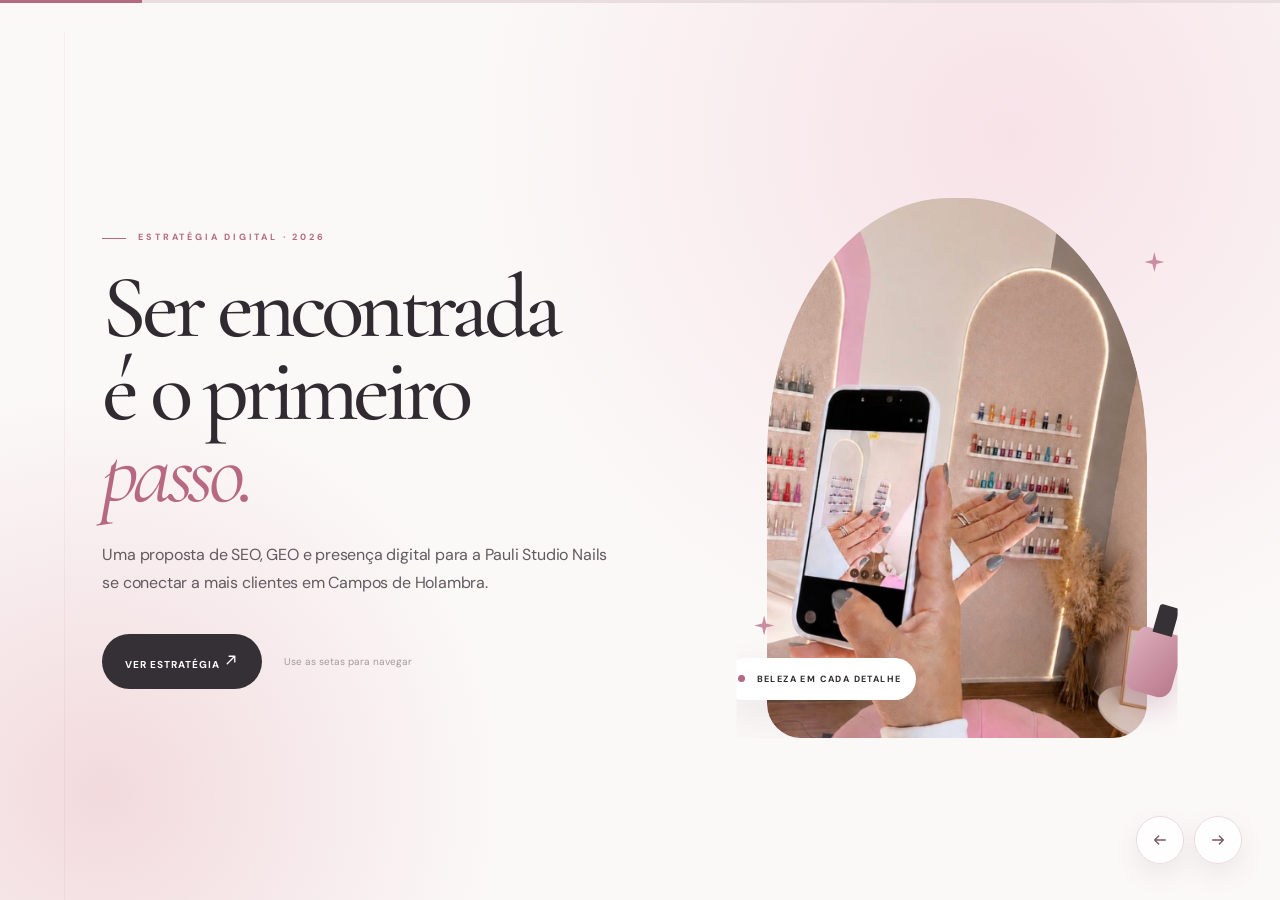
<file: index.html>
<!DOCTYPE html>
<html lang="pt-BR">
<head>
  <meta charset="utf-8">
  <meta name="viewport" content="width=device-width, initial-scale=1">
  <meta name="description" content="Apresentação de uma estratégia de SEO e GEO para a Pauli Studio Nails, em Campos de Holambra.">
  <meta name="theme-color" content="#f8f3f4">
  <title>Pauli Studio Nails | Presença que se destaca</title>
  <link rel="preconnect" href="https://fonts.googleapis.com">
  <link rel="preconnect" href="https://fonts.gstatic.com" crossorigin>
  <link href="https://fonts.googleapis.com/css2?family=DM+Sans:wght@400;500;600;700&family=Cormorant+Garamond:ital,wght@0,400;0,500;0,600;1,400;1,500&display=swap" rel="stylesheet">
  <link rel="stylesheet" href="style.css">
  <link rel="stylesheet" href="enhancements.css">
</head>
<body>
  <div class="progress" aria-hidden="true"><span></span></div>
  <main id="presentation" aria-label="Apresentação Pauli Studio Nails">
    <section class="slide cover active" id="slide-1" aria-labelledby="title-1">
      <div class="slide-inner cover-grid"><div class="cover-copy"><p class="eyebrow reveal">ESTRATÉGIA DIGITAL · 2026</p><h1 id="title-1" class="reveal">Ser encontrada<br>é o primeiro <em>passo.</em></h1><p class="lead reveal">Uma proposta de SEO, GEO e presença digital para a Pauli Studio Nails se conectar a mais clientes em Campos de Holambra.</p><div class="cover-cta reveal"><button class="start" data-next>Ver estratégia <span class="icon-arrow" aria-hidden="true"></span></button><span>Use as setas para navegar</span></div></div><div class="cover-art reveal-image"><div class="arch"><img src="pauli-assets/studio.jpg" alt="Ambiente do estúdio com esmaltes e uma cliente fotografando as unhas"></div><div class="photo-tag"><span class="status-dot" aria-hidden="true"></span> BELEZA EM CADA DETALHE</div><div class="polish" aria-hidden="true"><i></i></div><span class="sparkle sparkle-one" aria-hidden="true"></span><span class="sparkle sparkle-two" aria-hidden="true"></span></div></div>
    </section>
    <section class="slide" id="slide-2" aria-labelledby="title-2" hidden><div class="slide-inner split"><div class="copy"><p class="eyebrow reveal">PRESENÇA DIGITAL</p><h2 id="title-2" class="reveal">SEO e GEO fazem a empresa<br>ser <em>encontrada.</em></h2><p class="lead reveal">Quando alguém procura um serviço no Google, no Maps ou em ferramentas com inteligência artificial, a empresa precisa ter informações claras, confiáveis e fáceis de localizar.</p><div class="statement reveal"><i class="icon-check" aria-hidden="true"></i><p>SEO e GEO aproximam a busca de uma nova cliente da primeira visita ao estúdio.</p></div></div><div class="image-frame tall reveal-image"><img src="pauli-assets/fachada.jpg" alt="Fachada da Pauli Studio Nails"><span class="image-caption">PAULI STUDIO NAILS · CAMPOS DE HOLAMBRA</span></div></div></section>
    <section class="slide blush" id="slide-3" aria-labelledby="title-3" hidden><div class="slide-inner"><div class="section-heading"><div><p class="eyebrow reveal">O DESAFIO</p><h2 id="title-3" class="reveal">Quem aparece primeiro<br>ganha <em>atenção.</em></h2></div><p class="side-note reveal">Quando a presença online é limitada, potenciais clientes podem encontrar outras opções antes de conhecer a Pauli.</p></div><div class="challenge-grid"><article class="card reveal"><div class="card-icon icon-search" aria-hidden="true"></div><h3>Busca concorrida</h3><p>Outros negócios podem aparecer com mais destaque nas pesquisas por manicure e serviços de unhas na região.</p></article><article class="card reveal"><div class="card-icon icon-pin" aria-hidden="true"></div><h3>Presença local</h3><p>Informações incompletas ou inconsistentes dificultam que clientes encontrem o estúdio no Google e no Maps.</p></article><article class="card reveal"><div class="card-icon icon-trend" aria-hidden="true"></div><h3>Oportunidades perdidas</h3><p>Quando o site não é encontrado, a pessoa tem menos caminhos para conhecer o espaço, os serviços e entrar em contato.</p></article></div><div class="visual-ribbon reveal" aria-hidden="true"><figure><img src="pauli-assets/fachada.jpg" alt=""><figcaption>presença local</figcaption></figure><figure><img src="pauli-assets/atendimento.jpg" alt=""><figcaption>cuidado em foco</figcaption></figure><figure><img src="pauli-assets/ambiente.jpg" alt=""><figcaption>experiência real</figcaption></figure></div><p class="footnote reveal">Diagnóstico inicial proposto. Rankings e demanda dos concorrentes precisam ser confirmados com pesquisa e dados reais.</p></div></section>
    <section class="slide blush" id="slide-10" aria-labelledby="title-10" hidden><div class="slide-inner"><div class="section-heading"><div><p class="eyebrow reveal">ANÁLISE SWOT</p><h2 id="title-10" class="reveal">Um olhar para<br>os próximos <em>passos.</em></h2></div><p class="side-note reveal">Uma análise inicial da presença digital da Pauli Studio Nails e do contexto local.</p></div><div class="swot-grid"><article class="swot-card reveal"><span class="swot-letter">S</span><div><h3>Forças</h3><p>Identidade visual marcante, espaço acolhedor e fotografias reais que ajudam a transmitir a experiência do estúdio.</p></div></article><article class="swot-card reveal"><span class="swot-letter">W</span><div><h3>Fraquezas</h3><p>Presença digital com espaço para fortalecer informações, conteúdo local e caminhos claros de descoberta e contato.</p></div></article><article class="swot-card reveal"><span class="swot-letter">O</span><div><h3>Oportunidades</h3><p>Melhorar o site e o Perfil da Empresa no Google, produzir conteúdo útil e ampliar o alcance em buscas locais.</p></div></article><article class="swot-card reveal"><span class="swot-letter">T</span><div><h3>Ameaças</h3><p>Concorrência por visibilidade nas buscas e mudanças nas plataformas podem dificultar a descoberta do negócio.</p></div></article></div><p class="footnote reveal">Análise inicial baseada nas informações disponíveis. Confirmação de concorrentes e indicadores exige pesquisa adicional.</p></div></section>
    <section class="slide" id="slide-4" aria-labelledby="title-4" hidden><div class="slide-inner split reverse"><div class="image-frame reveal-image"><img src="pauli-assets/ambiente.jpg" alt="Interior da esmalteria com prateleiras de esmaltes e poltronas"></div><div class="copy"><p class="eyebrow reveal">A SOLUÇÃO</p><h2 id="title-4" class="reveal">Uma presença digital<br>à altura da <em>experiência.</em></h2><p class="lead reveal">Um site profissional criado para apresentar o estúdio e uma estratégia de SEO e GEO para ampliar a descoberta, transmitir confiança e facilitar o contato.</p><div class="solution-lines reveal"><div><i class="icon-check" aria-hidden="true"></i><span>Site claro e adaptado ao celular</span></div><div><i class="icon-check" aria-hidden="true"></i><span>SEO para buscas relevantes</span></div><div><i class="icon-check" aria-hidden="true"></i><span>Conteúdo útil para buscas e respostas de IA</span></div></div></div></div></section>
    <section class="slide dark" id="slide-5" aria-labelledby="title-5" hidden><div class="slide-inner"><div class="section-heading"><div><p class="eyebrow reveal">SEO · SEARCH ENGINE OPTIMIZATION</p><h2 id="title-5" class="reveal">O que é SEO?<br>É ser <em>relevante.</em></h2></div><p class="side-note reveal">SEO reúne melhorias no site e no perfil da empresa para que o Google compreenda a atividade, a localização e o valor oferecido.</p></div><div class="seo-grid"><article class="seo-item reveal"><span>CONTEÚDO</span><h3>Falar a língua da cliente</h3><p>Usar termos que as pessoas pesquisam, como manicure e serviços de unhas em Campos de Holambra.</p></article><article class="seo-item reveal"><span>ESTRUTURA</span><h3>Organizar para ser encontrado</h3><p>Construir páginas rápidas, adaptadas ao celular, com títulos, descrições e imagens bem identificadas.</p></article><article class="seo-item reveal"><span>LOCAL</span><h3>Fortalecer a presença local</h3><p>Manter categoria, horários, fotos, contato e localização corretos no Perfil da Empresa no Google.</p></article><article class="seo-item reveal"><span>CONFIANÇA</span><h3>Construir reputação</h3><p>Unir informações consistentes a avaliações autênticas para ajudar a pessoa a escolher com segurança.</p></article></div></div></section>
    <section class="slide" id="slide-6" aria-labelledby="title-6" hidden><div class="slide-inner split"><div class="copy"><p class="eyebrow reveal">GEO · GENERATIVE ENGINE OPTIMIZATION</p><h2 id="title-6" class="reveal">O que é GEO?<br>É virar uma <em>boa resposta.</em></h2><p class="lead reveal">GEO prepara o conteúdo para que mecanismos de busca e ferramentas de inteligência artificial encontrem informações úteis e apresentem a empresa com mais clareza.</p><div class="mini-list reveal"><p><span class="icon-check" aria-hidden="true"></span> Explicar serviços, localização e formas de contato em linguagem objetiva.</p><p><span class="icon-check" aria-hidden="true"></span> Responder dúvidas frequentes com informações verificadas e atualizadas.</p><p><span class="icon-check" aria-hidden="true"></span> Organizar o site com estrutura semântica e dados adequados ao negócio.</p></div><p class="footnote reveal">SEO e GEO aumentam a clareza e a possibilidade de descoberta. Resultados dependem da concorrência, do conteúdo e da manutenção das informações.</p></div><div class="image-frame tall reveal-image"><img src="pauli-assets/atendimento.jpg" alt="Profissional do estúdio realizando atendimento de unhas"><span class="image-caption">CUIDADO · EXPERIÊNCIA · CONFIANÇA</span></div></div></section>
    <section class="slide blush" id="slide-7" aria-labelledby="title-7" hidden><div class="slide-inner"><div class="section-heading"><div><p class="eyebrow reveal">A IDEIA PARA EMPRESAS</p><h2 id="title-7" class="reveal">Apresentamos uma forma<br>de ser mais <em>encontrada.</em></h2></div><p class="side-note reveal">Levamos a ideia para empresas locais que precisam transformar uma boa experiência presencial em presença digital clara.</p></div><div class="site-layout"><div class="browser reveal"><div class="browser-top"><span></span><span></span><span></span><i>pauli studio nails</i></div><div class="browser-body"><div><small>SITE CRIADO</small><h3>Seu momento<br>de <em>cuidado.</em></h3><p>A Pauli Studio Nails é o exemplo aplicado da proposta.</p><a class="studio-link" href="studio/" target="_blank" rel="noopener">ACESSAR O SITE <span class="icon-arrow"></span></a></div><img src="pauli-assets/studio.jpg" alt="Detalhe do estúdio"></div></div><div class="site-list reveal"><div><i class="icon-check" aria-hidden="true"></i><p><strong>Diagnóstico da presença</strong>Mapeamos como a empresa aparece hoje para quem pesquisa.</p></div><div><i class="icon-check" aria-hidden="true"></i><p><strong>Site orientado à busca</strong>Criamos páginas que mostram a marca, os serviços e a localização.</p></div><div><i class="icon-check" aria-hidden="true"></i><p><strong>SEO e GEO aplicados</strong>Organizamos conteúdo para Google, Maps e novas formas de pesquisa.</p></div><div><i class="icon-check" aria-hidden="true"></i><p><strong>Acompanhamento contínuo</strong>Medimos os sinais de descoberta para ajustar a estratégia.</p></div></div></div><p class="footnote reveal">O site já está disponível. Dados de contato e informações comerciais devem ser confirmados com o estúdio.</p></div></section>
    <section class="slide" id="slide-8" aria-labelledby="title-8" hidden><div class="slide-inner"><div class="section-heading"><div><p class="eyebrow reveal">TEMPORADAS DE TURISMO</p><h2 id="title-8" class="reveal">Quando chegam mais visitantes,<br>ser vista faz <em>diferença.</em></h2></div><p class="side-note reveal">Em períodos com mais turistas, muitas pessoas pesquisam o que fazer e onde encontrar serviços na região.</p></div><div class="timeline"><article class="reveal"><i class="icon-check" aria-hidden="true"></i><h3>Antes da visita</h3><p>A pessoa pesquisa a cidade e procura opções que estejam claras no Google, no Maps e no celular.</p></article><article class="reveal"><i class="icon-check" aria-hidden="true"></i><h3>Na decisão</h3><p>Fotos, localização, serviços e informações atualizadas ajudam a empresa a inspirar confiança.</p></article><article class="reveal"><i class="icon-check" aria-hidden="true"></i><h3>Durante a estadia</h3><p>Uma busca rápida por manicure ou cuidados de beleza pode levar a novos contatos para o estúdio.</p></article><article class="reveal"><i class="icon-check" aria-hidden="true"></i><h3>Depois da experiência</h3><p>Uma presença consistente favorece avaliações autênticas e novas descobertas por outras pessoas.</p></article></div><div class="measure reveal"><span>FOCO LOCAL</span><p>Informações corretas, fotos reais e uma localização clara deixam a empresa mais fácil de encontrar também nos períodos de maior movimento.</p></div></div></section>
    <section class="slide ending" id="slide-9" aria-labelledby="title-9" hidden><div class="end-image"><img src="pauli-assets/ambiente.jpg" alt="Interior acolhedor da Pauli Studio Nails"></div><div class="slide-inner end-content"><p class="eyebrow reveal">RESULTADOS ESPERADOS</p><h2 id="title-9" class="reveal">Mais descoberta.<br>Mais <em>possibilidades.</em></h2><p class="lead reveal">Com o site criado, SEO local e GEO, a expectativa é tornar a Pauli Studio Nails mais fácil de encontrar e compreender para quem pesquisa.</p><div class="expected-results reveal"><span><i class="icon-check" aria-hidden="true"></i> Mais visibilidade em buscas locais</span><span><i class="icon-check" aria-hidden="true"></i> Mais clareza para visitantes e turistas</span><span><i class="icon-check" aria-hidden="true"></i> Mais caminhos para contato e agendamento</span></div><p class="footnote reveal">Os resultados devem ser acompanhados por visitas ao site, buscas no Google, cliques em contato e avaliações. Eles variam conforme concorrência, sazonalidade e execução.</p><button class="start reveal" data-restart>Rever estratégia <span class="icon-arrow" aria-hidden="true"></span></button></div></section>
  </main>
  <div class="transition-curtain" aria-hidden="true"><span></span><span></span><span></span></div>
  <nav class="arrow-controls floating-controls" aria-label="Navegação entre slides"><button id="previous" aria-label="Slide anterior"><span class="icon-left" aria-hidden="true"></span></button><button id="next" aria-label="Próximo slide"><span class="icon-right" aria-hidden="true"></span></button></nav>
  <div class="sr-only" id="announce" aria-live="polite"></div>
  <script src="script.js"></script>
</body>
</html>
</file>
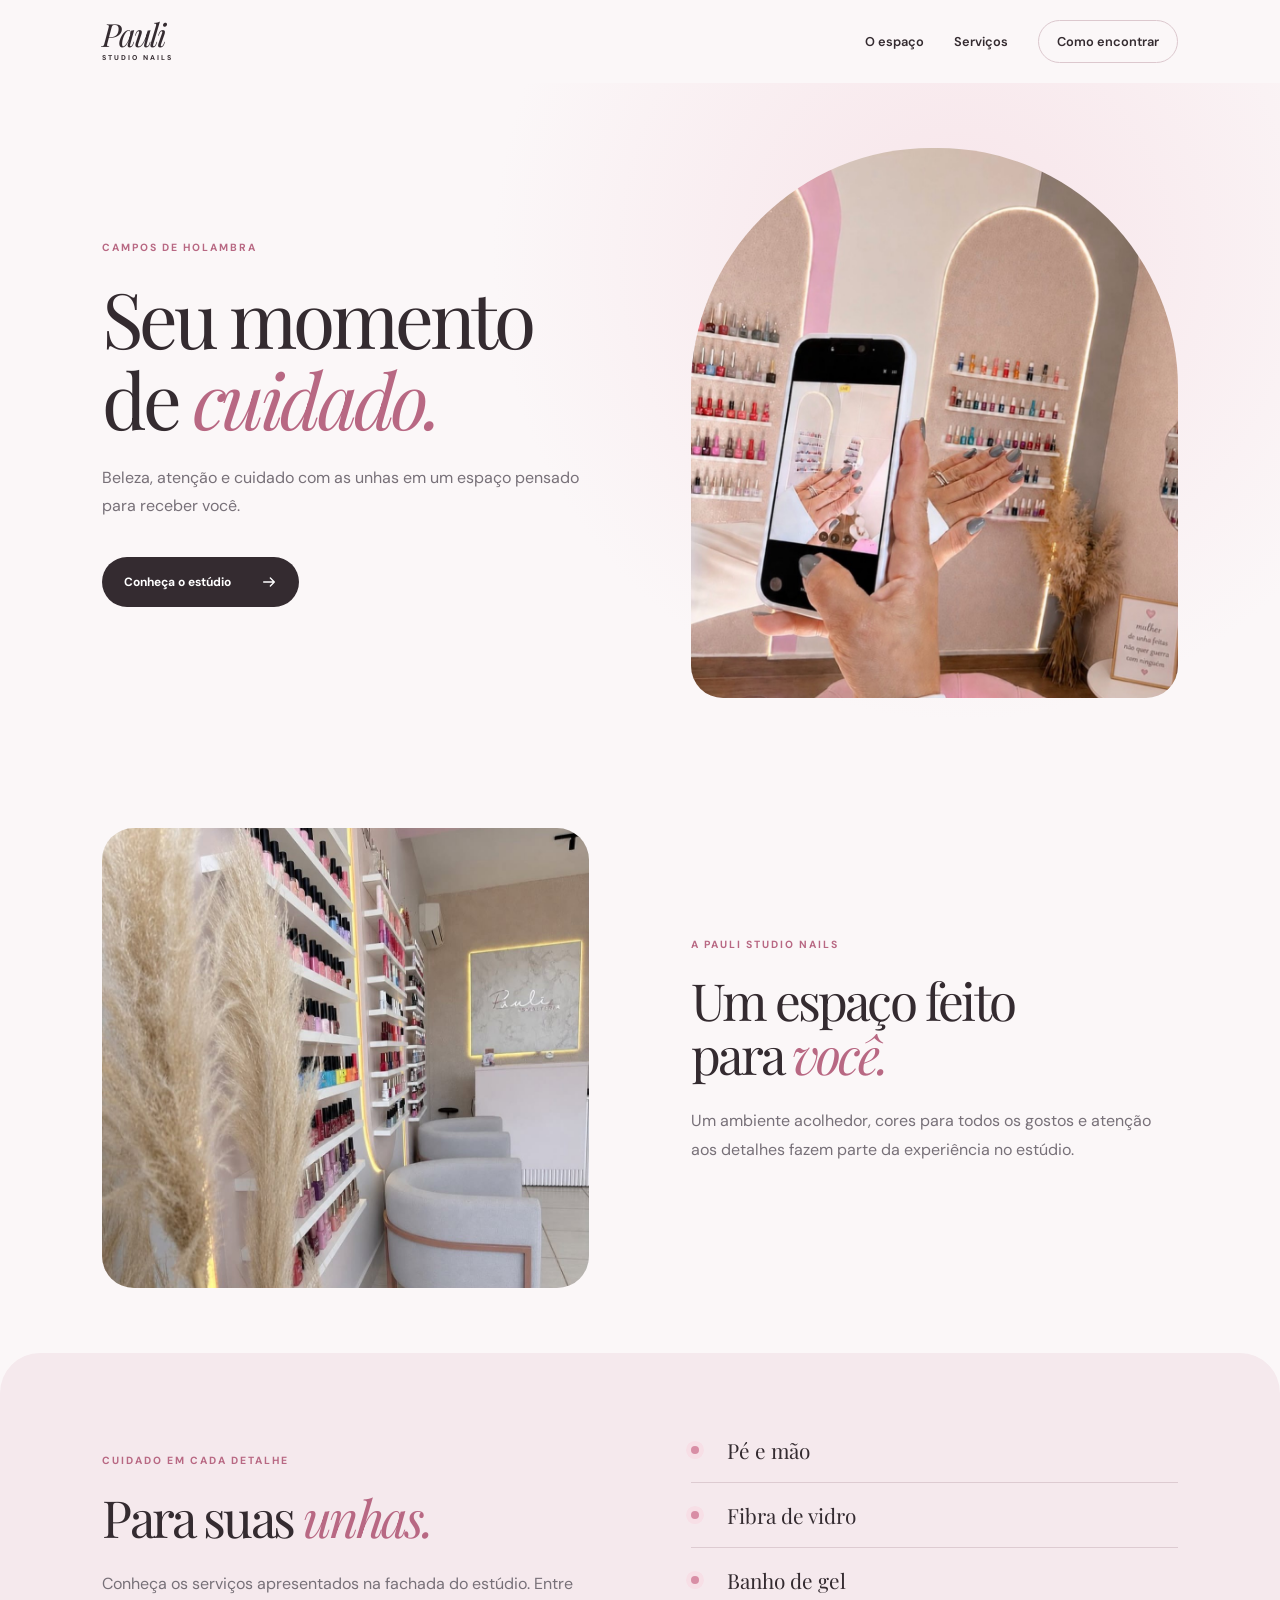
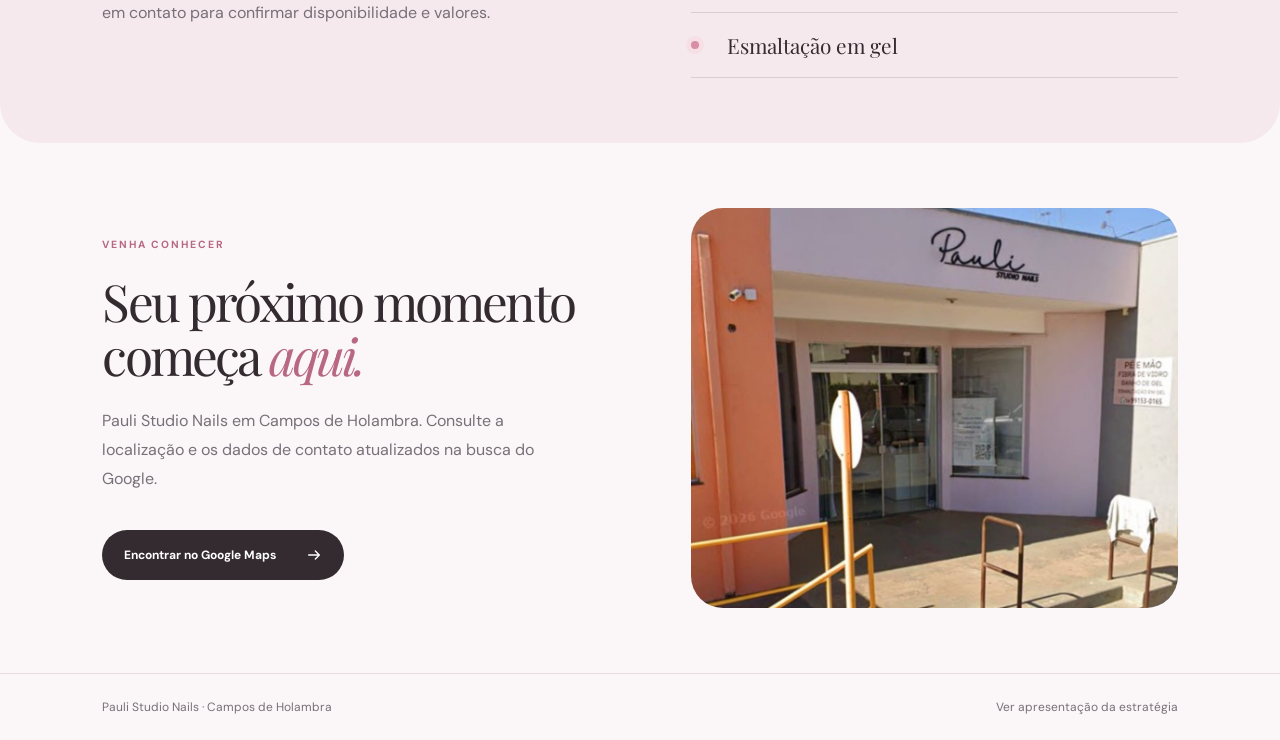
<file: studio/index.html>
<!doctype html>
<html lang="pt-BR">
<head>
  <meta charset="utf-8">
  <meta name="viewport" content="width=device-width, initial-scale=1">
  <meta name="description" content="Conheça a Pauli Studio Nails em Campos de Holambra. Um espaço dedicado ao cuidado das unhas e à beleza em cada detalhe.">
  <title>Pauli Studio Nails | Campos de Holambra</title>
  <link rel="preconnect" href="https://fonts.googleapis.com">
  <link rel="preconnect" href="https://fonts.gstatic.com" crossorigin>
  <link href="https://fonts.googleapis.com/css2?family=DM+Sans:wght@400;500;600;700&family=Playfair+Display:ital,wght@0,400;0,500;1,400&display=swap" rel="stylesheet">
  <link rel="stylesheet" href="studio.css">
</head>
<body>
  <header><a class="brand" href="#inicio">Pauli <span>STUDIO NAILS</span></a><nav aria-label="Navegação"><a href="#espaco">O espaço</a><a href="#servicos">Serviços</a><a class="nav-button" href="#localizacao">Como encontrar</a></nav></header>
  <main>
    <section class="hero" id="inicio"><div><p class="eyebrow">CAMPOS DE HOLAMBRA</p><h1>Seu momento<br>de <em>cuidado.</em></h1><p>Beleza, atenção e cuidado com as unhas em um espaço pensado para receber você.</p><a class="button" href="#espaco">Conheça o estúdio <span class="arrow-icon" aria-hidden="true"></span></a></div><div class="hero-image"><img src="../pauli-assets/studio.jpg" alt="Detalhes do ambiente e de unhas feitas no estúdio"></div></section>
    <section class="space section" id="espaco"><div class="space-image"><img src="../pauli-assets/ambiente.jpg" alt="Interior da Pauli com poltronas e prateleiras de esmaltes"></div><div><p class="eyebrow">A PAULI STUDIO NAILS</p><h2>Um espaço feito<br>para <em>você.</em></h2><p>Um ambiente acolhedor, cores para todos os gostos e atenção aos detalhes fazem parte da experiência no estúdio.</p></div></section>
    <section class="services section" id="servicos"><div><p class="eyebrow">CUIDADO EM CADA DETALHE</p><h2>Para suas <em>unhas.</em></h2><p>Conheça os serviços apresentados na fachada do estúdio. Entre em contato para confirmar disponibilidade e valores.</p></div><div class="service-list"><div><span class="service-dot" aria-hidden="true"></span><strong>Pé e mão</strong></div><div><span class="service-dot" aria-hidden="true"></span><strong>Fibra de vidro</strong></div><div><span class="service-dot" aria-hidden="true"></span><strong>Banho de gel</strong></div><div><span class="service-dot" aria-hidden="true"></span><strong>Esmaltação em gel</strong></div></div></section>
    <section class="contact section" id="localizacao"><div><p class="eyebrow">VENHA CONHECER</p><h2>Seu próximo momento<br>começa <em>aqui.</em></h2><p>Pauli Studio Nails em Campos de Holambra. Consulte a localização e os dados de contato atualizados na busca do Google.</p><a class="button" href="https://www.google.com/maps/search/?api=1&amp;query=Pauli+Studio+Nails+Campos+de+Holambra" target="_blank" rel="noopener">Encontrar no Google Maps <span class="arrow-icon" aria-hidden="true"></span></a></div><div class="contact-image"><img src="../pauli-assets/fachada.jpg" alt="Fachada da Pauli Studio Nails"></div></section>
  </main>
  <footer><span>Pauli Studio Nails · Campos de Holambra</span><a href="../">Ver apresentação da estratégia</a></footer>
</body>
</html>
</file>
<file: style.css>
:root{--ink:#302b30;--muted:#777078;--pink:#db9eaf;--rose:#b76883;--light:#f8f3f4;--line:#e5d9dd;--ease:cubic-bezier(.22,1,.36,1)}*{box-sizing:border-box}html,body{margin:0;min-height:100%;font-family:'DM Sans',sans-serif;color:var(--ink);background:var(--light)}body{overflow:hidden}button,a{font:inherit}button{cursor:pointer}a{color:inherit;text-decoration:none}.progress{position:fixed;top:0;left:0;right:0;height:3px;background:#eadde0;z-index:30}.progress span{display:block;height:100%;background:var(--rose);width:11.11%;transition:width .7s var(--ease)}.topbar{height:82px;position:fixed;inset:0 0 auto;z-index:20;display:flex;align-items:center;padding:0 5vw;border-bottom:1px solid rgba(105,77,87,.13);background:rgba(250,247,247,.82);backdrop-filter:blur(16px)}.brand{font:italic 32px 'Playfair Display',serif;line-height:.8;letter-spacing:-2px}.brand span{display:block;font:700 7px 'DM Sans',sans-serif;letter-spacing:2.2px;margin:7px 0 0 3px}.header-label{margin:auto;font-size:9px;font-weight:700;letter-spacing:2px;color:#8e8187}.header-label span{color:var(--pink);padding:0 12px}.header-count{font-size:11px;letter-spacing:2px;font-weight:700}.muted{color:#bbaeb3}.slide{position:fixed;inset:82px 0 80px;overflow-y:auto;overflow-x:hidden;background:#fbf9f9}.slide[hidden]{display:none}.slide-inner{width:min(1380px,100%);min-height:100%;margin:auto;padding:clamp(42px,5vh,75px) 8vw;position:relative}.slide-inner::before{content:'';position:absolute;left:5vw;top:0;bottom:0;border-left:1px solid rgba(184,139,154,.11);pointer-events:none}.split,.cover-grid{display:grid;grid-template-columns:1fr .85fr;align-items:center;gap:9vw}.reverse{grid-template-columns:.85fr 1fr}.eyebrow{font-size:10px;letter-spacing:2.3px;font-weight:700;color:var(--rose);margin:0 0 24px}.eyebrow::before{content:'';width:24px;height:1px;display:inline-block;vertical-align:middle;background:currentColor;margin-right:12px}h1,h2,h3,p{margin-top:0}h1,h2{font-family:'Playfair Display',serif;font-weight:400;letter-spacing:-.055em;line-height:1.08}h1{font-size:clamp(3.7rem,6.4vw,7rem);margin-bottom:26px}h2{font-size:clamp(2.8rem,4.6vw,5.2rem);margin-bottom:24px}h1 em,h2 em,.browser em{font-weight:400;color:var(--rose)}.lead{font-size:clamp(.95rem,1.12vw,1.12rem);line-height:1.8;color:#777078;max-width:540px}.cover{background:radial-gradient(circle at 83% 18%,#f5dfe6 0,transparent 38%),#fbf8f8}.cover-copy{padding-bottom:3%}.cover-cta{display:flex;align-items:center;gap:22px;margin-top:37px}.cover-cta>span{font-size:10px;color:#a49a9d}.start{border:0;background:#353035;color:white;padding:18px 23px;font-size:10px;letter-spacing:1px;font-weight:700;text-transform:uppercase;transition:background .3s,transform .3s}.start:hover{background:var(--rose);transform:translateY(-3px)}.start span{font-size:17px;margin-left:24px}.cover-art{height:min(60vh,590px);position:relative}.arch{height:100%;width:86%;margin:auto;overflow:hidden;border-radius:48% 48% 4px 4px;background:#e6d5d8}.arch img,.image-frame img,.end-image img{width:100%;height:100%;object-fit:cover}.arch img{animation:zoom 18s ease-in-out infinite alternate}.photo-tag{position:absolute;bottom:7%;left:-3%;padding:15px;background:#fff;font-size:9px;letter-spacing:1.4px;font-weight:700;box-shadow:0 16px 40px #59424b17}.photo-tag span{color:var(--rose);margin-right:8px}.polish{position:absolute;width:48px;height:65px;right:0;bottom:8%;border-radius:9px 9px 13px 13px;background:linear-gradient(120deg,#dbadbb,#b9788c);box-shadow:0 12px 30px #aa738a55;transform:rotate(16deg);animation:float 4s ease-in-out infinite}.polish i{position:absolute;width:20px;height:29px;left:14px;top:-26px;border-radius:3px 3px 0 0;background:#363135}.sparkle{position:absolute;color:#ca8ca1;font-size:28px;animation:twinkle 3s ease-in-out infinite}.sparkle-one{top:10%;right:3%}.sparkle-two{bottom:19%;left:4%;font-size:15px;animation-delay:1s}.image-frame{height:min(55vh,540px);overflow:hidden;position:relative;border-radius:180px 180px 3px 3px}.image-frame.tall{border-radius:4px;height:min(61vh,600px)}.image-caption{position:absolute;bottom:0;left:0;background:#fff;padding:15px 18px;font-size:9px;letter-spacing:1.5px;font-weight:700}.statement{border-top:1px solid var(--line);display:flex;gap:25px;margin-top:40px;padding-top:22px;max-width:520px}.statement span,.solution-lines b{font-size:11px;color:var(--rose)}.statement p{font-family:'Playfair Display',serif;font-size:1.15rem;line-height:1.5}.blush{background:#f6ecef}.section-heading{display:flex;justify-content:space-between;align-items:end;gap:50px;margin-bottom:4vh}.side-note{max-width:360px;font-size:.9rem;color:var(--muted);line-height:1.8}.challenge-grid{display:grid;grid-template-columns:repeat(3,1fr);gap:15px}.card{position:relative;background:#fff;padding:28px;min-height:225px;border:1px solid #eee4e7}.card-number{position:absolute;right:25px;top:25px;color:#c5b3ba;font-size:10px;letter-spacing:1px}.card-icon{font-family:serif;font-size:35px;color:var(--rose);height:56px}.card h3,.seo-item h3,.timeline h3{font:500 1.35rem 'Playfair Display',serif;margin:15px 0 10px}.card p,.seo-item p,.timeline p{font-size:.84rem;line-height:1.7;color:var(--muted);margin-bottom:0}.footnote{font-size:.72rem;color:#9a8c91;line-height:1.6;margin-top:25px}.solution-lines{margin-top:30px;border-top:1px solid var(--line)}.solution-lines div{display:flex;gap:25px;padding:17px 0;border-bottom:1px solid var(--line);font-size:.85rem}.dark{background:#393238;color:#fff}.dark .eyebrow,.dark h2 em{color:#e1acbc}.dark .side-note,.dark .seo-item p{color:#c4b7bd}.seo-grid{display:grid;grid-template-columns:repeat(4,1fr);border-top:1px solid #ffffff38}.seo-item{padding:30px 20px 0 0}.seo-item+ .seo-item{padding-left:24px;border-left:1px solid #ffffff24}.seo-item span{font-size:9px;letter-spacing:1.3px;color:#e1acbc}.seo-item h3{font-size:1.45rem}.mini-list{margin-top:26px}.mini-list p{display:flex;gap:12px;color:#716970;font-size:.86rem;line-height:1.55}.mini-list span{color:var(--rose)}.site-layout{display:grid;grid-template-columns:1.15fr .85fr;gap:6vw;align-items:center}.browser{background:#fff;box-shadow:0 20px 70px #9d748321;border:1px solid #e9dce1}.browser-top{height:36px;background:#f5f0f1;display:flex;align-items:center;gap:5px;padding:0 13px}.browser-top span{width:6px;height:6px;border-radius:50%;background:#d8bcc5}.browser-top i{margin:auto;font-style:normal;font-size:9px;color:#a4939b}.browser-body{display:grid;grid-template-columns:1fr 46%;min-height:230px}.browser-body>div{padding:32px}.browser-body small{font-size:8px;letter-spacing:1.5px;color:var(--rose)}.browser-body h3{font:400 clamp(1.5rem,2.5vw,2.7rem)/1.1 'Playfair Display',serif;margin:18px 0}.browser-body p{font-size:.7rem;line-height:1.6;color:var(--muted)}.browser-body b{font-size:8px;letter-spacing:1px}.browser-body img{width:100%;height:100%;object-fit:cover}.site-list>div{display:flex;gap:18px;border-bottom:1px solid #e2d0d7;padding:13px 0}.site-list span{font-size:10px;color:var(--rose)}.site-list p{font-size:.75rem;line-height:1.5;color:var(--muted);margin:0}.site-list strong{display:block;color:var(--ink);font-size:.88rem;margin-bottom:3px}.timeline{display:grid;grid-template-columns:repeat(4,1fr);border-top:1px solid #d8c1ca;margin-top:50px}.timeline article{position:relative;padding:28px 25px 0 0}.timeline article:before{content:'';position:absolute;top:-5px;width:9px;height:9px;border-radius:50%;background:var(--rose);box-shadow:0 0 0 5px #f3e2e8}.timeline b{font-size:10px;letter-spacing:1px;color:var(--rose)}.measure{display:flex;gap:25px;background:#f5e9ed;padding:20px;margin-top:50px;align-items:center}.measure span{font-size:9px;font-weight:700;letter-spacing:1.3px;color:var(--rose);white-space:nowrap}.measure p{font-size:.8rem;color:#796d72;margin:0;line-height:1.5}.ending{background:#efe3e6}.end-image{position:absolute;inset:0 0 0 52%;overflow:hidden}.end-image img{opacity:.27;filter:saturate(.65)}.end-content{display:flex;flex-direction:column;justify-content:center;align-items:flex-start}.end-content h2{font-size:clamp(3.2rem,5.5vw,6rem)}.end-content .start{margin-top:20px}.controls{position:fixed;bottom:0;left:0;right:0;height:80px;background:rgba(250,247,247,.94);border-top:1px solid var(--line);z-index:20;display:flex;align-items:center;padding:0 5vw;justify-content:space-between}.control-hint{font-size:9px;font-weight:700;letter-spacing:1.5px;color:#9b8e93}.control-hint span{color:var(--pink);padding:0 5px}.dots{display:flex;gap:8px}.dots button{width:7px;height:7px;border:0;border-radius:50%;padding:0;background:#d9c9ce;transition:transform .3s,background .3s}.dots button[aria-current=true]{background:var(--rose);transform:scale(1.45)}.arrow-controls{display:flex;gap:8px}.arrow-controls button{width:43px;height:43px;border:1px solid #dfcfd5;background:#fff;color:#6b555e;font-size:19px;transition:background .25s,color .25s}.arrow-controls button:hover{background:var(--rose);color:#fff}.arrow-controls button:disabled{opacity:.3;cursor:default}.transition-curtain{position:fixed;inset:0;z-index:25;display:flex;pointer-events:none}.transition-curtain span{flex:1;background:#dca8b9;transform:scaleY(0);transform-origin:bottom}.transition-curtain.play span{animation:curtain .8s var(--ease) both}.transition-curtain.play span:nth-child(2){animation-delay:.05s}.transition-curtain.play span:nth-child(3){animation-delay:.1s}.active .reveal{animation:rise .8s var(--ease) both}.active .reveal:nth-child(2){animation-delay:.09s}.active .reveal:nth-child(3){animation-delay:.18s}.active .reveal:nth-child(4){animation-delay:.27s}.active .reveal-image{animation:imageIn 1.1s var(--ease) both}.active .card:nth-child(2),.active .timeline article:nth-child(2),.active .seo-item:nth-child(2){animation-delay:.12s}.active .card:nth-child(3),.active .timeline article:nth-child(3),.active .seo-item:nth-child(3){animation-delay:.24s}.active .timeline article:nth-child(4),.active .seo-item:nth-child(4){animation-delay:.36s}.sr-only{position:absolute;width:1px;height:1px;overflow:hidden;clip:rect(0,0,0,0)}@keyframes rise{from{opacity:0;transform:translateY(25px)}to{opacity:1;transform:none}}@keyframes imageIn{from{opacity:0;clip-path:inset(0 0 100% 0);transform:translateY(15px)}to{opacity:1;clip-path:inset(0);transform:none}}@keyframes curtain{0%{transform:scaleY(0);transform-origin:bottom}45%{transform:scaleY(1);transform-origin:bottom}46%{transform-origin:top}100%{transform:scaleY(0);transform-origin:top}}@keyframes float{50%{transform:translateY(-12px) rotate(10deg)}}@keyframes twinkle{50%{transform:rotate(35deg) scale(.65);opacity:.45}}@keyframes zoom{to{transform:scale(1.08)}}@media(max-width:800px){.topbar{height:70px}.header-label{display:none}.header-count{margin-left:auto}.slide{inset:70px 0 70px}.slide-inner{padding:42px 7vw 55px}.split,.cover-grid,.reverse{grid-template-columns:1fr;gap:30px}.cover-grid{display:flex;flex-direction:column;align-items:stretch}.cover-copy{padding:0}.cover-art{height:360px}.arch{width:78%}.cover-cta{flex-wrap:wrap}.image-frame,.image-frame.tall{height:310px;order:2}.reverse .copy{order:0}.reverse .image-frame{order:1}.section-heading{display:block}.section-heading .side-note{margin-top:15px}.challenge-grid,.seo-grid{grid-template-columns:1fr;gap:12px}.card{min-height:0}.seo-item,.seo-item+.seo-item{padding:20px 0;border-left:0;border-bottom:1px solid #ffffff24}.site-layout{grid-template-columns:1fr}.timeline{grid-template-columns:1fr 1fr;gap:30px}.measure{display:block}.measure p{margin-top:10px}.end-image{inset:38% 0 0}.end-content{min-height:70vh}.controls{height:70px}.control-hint{display:none}.dots{gap:9px}.arrow-controls button{width:40px;height:40px}h1{font-size:clamp(3rem,11vw,4.8rem)}h2{font-size:clamp(2.6rem,9vw,4rem)}}@media(prefers-reduced-motion:reduce){*,*::before,*::after{animation-duration:.01ms!important;animation-iteration-count:1!important;transition-duration:.01ms!important;scroll-behavior:auto!important}}
</file>
<file: enhancements.css>
.slide.leaving{z-index:2;pointer-events:none;animation:slide-out .62s cubic-bezier(.4,0,.2,1) both}.slide.entering{z-index:3;animation:slide-in .62s cubic-bezier(.4,0,.2,1) both}.slide.entering .reveal,.slide.entering .reveal-image{opacity:0}.transition-curtain{display:none}@keyframes slide-out{to{opacity:0;transform:translateY(-14px) scale(.985)}}@keyframes slide-in{from{opacity:0;transform:translateY(18px) scale(1.012)}to{opacity:1;transform:none}}
.arch{border-radius:48% 48% 34px 34px}.image-frame,.image-frame.tall{border-radius:32px}.image-frame:not(.tall){border-radius:180px 180px 32px 32px}.image-frame img,.arch img{border-radius:inherit}.card,.browser,.swot-card{border-radius:24px;overflow:hidden}.start,.arrow-controls button,.photo-tag,.image-caption,.measure{border-radius:999px}.image-caption{bottom:15px;left:15px}.browser-top{border-radius:24px 24px 0 0}.arrow-controls button{display:grid;place-items:center}.photo-tag{bottom:7%}.measure{border-radius:22px}.end-image{border-radius:60px 0 0 60px}.swot-grid{display:grid;grid-template-columns:repeat(2,1fr);gap:14px}.swot-card{background:#fff;display:flex;gap:20px;padding:22px 26px;border:1px solid #eee4e7}.swot-letter{display:grid;place-items:center;flex:0 0 46px;height:46px;border-radius:50%;background:#f8eaf0;color:#b76883;font:500 1.45rem 'Playfair Display',serif}.swot-card h3{font:500 1.25rem 'Playfair Display',serif;margin:0 0 8px}.swot-card p{font-size:.82rem;line-height:1.6;color:#777078;margin:0}.studio-link{display:inline-flex;gap:10px;align-items:center;font-size:9px;letter-spacing:1px;font-weight:700;color:#a65370}.status-dot{display:inline-block;width:7px;height:7px;border-radius:50%;background:#b76883}.sparkle{width:20px;height:20px;font-size:0;background:currentColor;clip-path:polygon(50% 0,60% 40%,100% 50%,60% 60%,50% 100%,40% 60%,0 50%,40% 40%)}.icon-search,.icon-pin,.icon-trend{width:35px;height:56px;background-repeat:no-repeat;background-position:left top 5px;background-size:31px}.icon-search{background-image:url("data:image/svg+xml,%3Csvg xmlns='http://www.w3.org/2000/svg' width='32' height='32' viewBox='0 0 24 24' fill='none' stroke='%23b76883' stroke-width='1.5' stroke-linecap='round'%3E%3Ccircle cx='10' cy='10' r='7'/%3E%3Cpath d='m15 15 5 5'/%3E%3C/svg%3E")}.icon-pin{background-image:url("data:image/svg+xml,%3Csvg xmlns='http://www.w3.org/2000/svg' width='32' height='32' viewBox='0 0 24 24' fill='none' stroke='%23b76883' stroke-width='1.5'%3E%3Cpath d='M20 10c0 5-8 11-8 11S4 15 4 10a8 8 0 1 1 16 0Z'/%3E%3Ccircle cx='12' cy='10' r='2.5'/%3E%3C/svg%3E")}.icon-trend{background-image:url("data:image/svg+xml,%3Csvg xmlns='http://www.w3.org/2000/svg' width='32' height='32' viewBox='0 0 24 24' fill='none' stroke='%23b76883' stroke-width='1.5' stroke-linecap='round' stroke-linejoin='round'%3E%3Cpath d='m3 17 6-6 4 4 8-8M15 7h6v6'/%3E%3C/svg%3E")}.icon-arrow,.icon-left,.icon-right{display:inline-block;width:16px;height:16px;background:currentColor;mask:url("data:image/svg+xml,%3Csvg xmlns='http://www.w3.org/2000/svg' viewBox='0 0 24 24' fill='none' stroke='black' stroke-width='2' stroke-linecap='round' stroke-linejoin='round'%3E%3Cpath d='M4 12h16M14 6l6 6-6 6'/%3E%3C/svg%3E") center/contain no-repeat}.icon-left{transform:rotate(180deg)}.icon-arrow{transform:rotate(-45deg);margin-left:0!important}.icon-check{display:block;flex:0 0 17px;height:17px;margin-top:3px;border-radius:50%;background:#efd7df;position:relative}.icon-check:after{content:'';position:absolute;width:6px;height:3px;border-left:1.5px solid #b76883;border-bottom:1.5px solid #b76883;transform:rotate(-45deg);left:5px;top:5px}@media(max-width:800px){.swot-grid{grid-template-columns:1fr}.swot-card{padding:18px}.end-image{border-radius:40px 40px 0 0}}@media(prefers-reduced-motion:reduce){.slide.entering,.slide.leaving{animation-duration:.01ms!important}}

.transition-curtain{display:flex;position:fixed;inset:0;z-index:50;pointer-events:none}.transition-curtain span{flex:1;transform:scaleY(0);transform-origin:bottom;background:linear-gradient(145deg,#af5d79,#e8b4c3);box-shadow:inset 1px 0 rgba(255,255,255,.25)}.transition-curtain span:nth-child(2){background:linear-gradient(145deg,#c97d96,#f0c7d1)}.transition-curtain span:nth-child(3){background:linear-gradient(145deg,#dfa2b4,#f8e2e8)}.transition-curtain.play span{animation:panel-flow 1.45s cubic-bezier(.65,0,.2,1) both}.transition-curtain.play span:nth-child(2){animation-delay:.12s}.transition-curtain.play span:nth-child(3){animation-delay:.24s}@keyframes panel-flow{0%{transform:scaleY(0);transform-origin:bottom}44%{transform:scaleY(1);transform-origin:bottom}55%{transform:scaleY(1);transform-origin:top}100%{transform:scaleY(0);transform-origin:top}}.header-status{font-size:9px;letter-spacing:1.5px;font-weight:700;color:#9b8e93}.header-status i{display:inline-block;width:7px;height:7px;border-radius:50%;background:#b76883;margin-right:8px;box-shadow:0 0 0 5px #f2dce3;animation:status-pulse 2.5s ease-in-out infinite}@keyframes status-pulse{50%{box-shadow:0 0 0 9px #f2dce300}}.title-jump .letter{display:inline-block}.active .title-jump .letter{animation:letter-pop .75s cubic-bezier(.18,.89,.32,1.28) calc(.1s + var(--letter-index)*.018s) both}@keyframes letter-pop{0%{transform:translateY(1.05em) rotate(4deg);opacity:0}65%{transform:translateY(-.14em) rotate(-1deg);opacity:1}100%{transform:none;opacity:1}}.visual-ribbon{display:flex;align-items:center;gap:16px;margin-top:28px;min-height:92px}.visual-ribbon figure{width:110px;height:76px;margin:0;position:relative;overflow:hidden;border-radius:24px;box-shadow:0 12px 24px #8f61772b;animation:photo-drift 5s ease-in-out infinite}.visual-ribbon figure:nth-child(2){width:145px;height:98px;animation-delay:-1.4s}.visual-ribbon figure:nth-child(3){animation-delay:-2.8s}.visual-ribbon img{width:100%;height:100%;object-fit:cover}.visual-ribbon figcaption{position:absolute;bottom:7px;left:8px;padding:5px 7px;border-radius:10px;background:#fffdfdce;color:#7d5262;font-size:7px;letter-spacing:.8px;text-transform:uppercase}@keyframes photo-drift{50%{transform:translateY(-9px) rotate(1.8deg)}}.solution-lines div,.site-list>div{align-items:center}.timeline article .icon-check{margin:0 0 16px}.timeline article:before{display:none}@media(max-width:800px){.header-status{display:none}.visual-ribbon{overflow:hidden}.visual-ribbon figure{flex:0 0 88px}.transition-curtain.play span{animation-duration:1.2s}}

.expected-results{display:grid;gap:10px;margin:25px 0 18px;max-width:570px}.expected-results span{display:flex;align-items:center;gap:11px;background:#fff8;border:1px solid #ffffff62;border-radius:18px;padding:12px 16px;font-size:.82rem;color:#5c4f55;backdrop-filter:blur(8px)}.expected-results .icon-check{margin:0}.ending .footnote{max-width:580px;color:#7d6d73}.ending .start{margin-top:6px}

.slide{inset:0 0 80px}.slide-inner{padding-top:clamp(72px,9vh,122px)}h1,h2,.statement p,.card h3,.seo-item h3,.timeline h3,.swot-card h3,.browser-body h3{font-family:'Cormorant Garamond',serif}h1,h2{font-weight:500;letter-spacing:-.06em;line-height:.92}h1{font-size:clamp(4.1rem,7vw,7.8rem)}h2{font-size:clamp(3.15rem,5.2vw,5.8rem);margin-bottom:28px}.lead{font-size:clamp(1rem,1.2vw,1.18rem);line-height:1.76;letter-spacing:-.012em;color:#625a60}.eyebrow{font-size:9px;letter-spacing:2.8px}.side-note{font-size:.92rem;line-height:1.78}.card h3,.seo-item h3,.timeline h3{font-size:1.55rem;letter-spacing:-.025em}.statement p{font-size:1.32rem;line-height:1.4;letter-spacing:-.02em}.slide-inner::before{top:32px}.cover{background:radial-gradient(circle at 79% 15%,#f7e2e8 0,transparent 42%),radial-gradient(circle at 8% 88%,#f2dadd 0,transparent 28%),#fbf8f8}@media(max-width:800px){.slide{inset:0 0 70px}.slide-inner{padding-top:78px}h1{font-size:clamp(3.6rem,13vw,5rem)}h2{font-size:clamp(3rem,10.5vw,4.35rem)}}

.slide{inset:0}.floating-controls{position:fixed;right:clamp(18px,3vw,44px);bottom:clamp(18px,3vw,36px);z-index:30;display:flex;gap:10px}.floating-controls button{display:grid;place-items:center;width:48px;height:48px;border:1px solid #eadade;border-radius:50%;background:#fffc;backdrop-filter:blur(12px);box-shadow:0 10px 25px #8d68751d;color:#765665;transition:transform .3s var(--ease),background .3s,color .3s}.floating-controls button:hover:not(:disabled){transform:translateY(-4px);background:#b76883;color:#fff}.floating-controls button:disabled{opacity:.35;box-shadow:none}.active .card.reveal,.active .swot-card.reveal,.active .seo-item.reveal,.active .timeline article.reveal,.active .site-list.reveal>div,.active .browser.reveal,.active .expected-results.reveal>span,.active .measure.reveal,.active .solution-lines.reveal{animation:card-entrance .82s var(--ease) both,quiet-float 5.6s ease-in-out 1.1s infinite}.active .card:nth-child(2),.active .swot-card:nth-child(2),.active .seo-item:nth-child(2),.active .timeline article:nth-child(2),.active .site-list>div:nth-child(2),.active .expected-results span:nth-child(2){animation-delay:.12s,1.22s}.active .card:nth-child(3),.active .swot-card:nth-child(3),.active .seo-item:nth-child(3),.active .timeline article:nth-child(3),.active .site-list>div:nth-child(3),.active .expected-results span:nth-child(3){animation-delay:.24s,1.34s}.active .card:nth-child(4),.active .swot-card:nth-child(4),.active .seo-item:nth-child(4),.active .timeline article:nth-child(4){animation-delay:.36s,1.46s}@keyframes card-entrance{0%{opacity:0;transform:translateY(32px) scale(.93);filter:blur(4px)}65%{opacity:1;transform:translateY(-4px) scale(1.015);filter:none}100%{opacity:1;transform:none;filter:none}}@keyframes quiet-float{50%{transform:translateY(-7px)}}@media(max-width:800px){.slide{inset:0}.floating-controls{bottom:16px;right:16px}.floating-controls button{width:45px;height:45px}}@media(prefers-reduced-motion:reduce){.active .card.reveal,.active .swot-card.reveal,.active .seo-item.reveal,.active .timeline article.reveal,.active .site-list.reveal>div,.active .browser.reveal,.active .expected-results.reveal>span,.active .measure.reveal,.active .solution-lines.reveal{animation-duration:.01ms!important;animation-iteration-count:1!important}}
</file>
<file: studio/studio.css>
:root{--ink:#342b30;--pink:#b86883;--muted:#777078;--cream:#fbf7f8}*{box-sizing:border-box}html{scroll-behavior:smooth}body{margin:0;background:var(--cream);font-family:'DM Sans',sans-serif;color:var(--ink)}a{color:inherit;text-decoration:none}header{display:flex;align-items:center;justify-content:space-between;padding:20px 8vw} .brand{font:italic 32px 'Playfair Display',serif;line-height:.8;letter-spacing:-2px}.brand span{display:block;font:700 7px 'DM Sans',sans-serif;letter-spacing:2px;margin-top:7px}nav{display:flex;align-items:center;gap:30px;font-size:.8rem;font-weight:600}nav a:hover{color:var(--pink)}.nav-button{border:1px solid #dcc8ce;padding:12px 18px;border-radius:50px}.hero,.section{max-width:1400px;margin:auto;padding:65px 8vw;display:grid;grid-template-columns:1fr 1fr;gap:8vw;align-items:center}.hero{min-height:680px;background:radial-gradient(circle at 75% 25%,#f7e4e9,transparent 43%)}h1,h2{font:400 clamp(3rem,6vw,6.5rem)/1.05 'Playfair Display',serif;letter-spacing:-.055em;margin:0 0 25px}h2{font-size:clamp(2.6rem,4vw,4.5rem)}em{color:var(--pink)}p{color:var(--muted);font-size:1rem;line-height:1.8;max-width:480px}.eyebrow{font-size:.65rem;letter-spacing:2px;font-weight:700;color:var(--pink);margin:0 0 20px}.button{display:inline-flex;gap:30px;align-items:center;border-radius:50px;background:var(--ink);color:#fff;padding:17px 22px;margin-top:20px;font-size:.75rem;font-weight:700;transition:background .3s,transform .3s}.button:hover{background:var(--pink);transform:translateY(-3px)}.button span{font-size:1.1rem}.hero-image,.space-image,.contact-image{height:550px;overflow:hidden;border-radius:240px 240px 32px 32px}.hero-image img,.space-image img,.contact-image img{width:100%;height:100%;object-fit:cover}.space-image{height:460px;border-radius:32px}.services{background:#f5e9ed;border-radius:40px}.service-list div{border-bottom:1px solid #ddcbd1;padding:18px 0;display:flex;gap:28px}.service-list span{color:var(--pink);font-size:.75rem}.service-list strong{font:400 1.3rem 'Playfair Display',serif}.contact-image{height:400px;border-radius:32px}footer{padding:25px 8vw;border-top:1px solid #e8dce0;display:flex;justify-content:space-between;font-size:.75rem;color:var(--muted)}@media(max-width:700px){header{padding:20px 6vw}nav{gap:15px}nav a:not(.nav-button){display:none}.hero,.section{padding:55px 6vw;grid-template-columns:1fr;gap:35px}.hero{min-height:0}.hero-image{height:400px}.space-image{order:2;height:300px}.contact-image{height:300px}footer{gap:20px;flex-wrap:wrap}}
:root .arrow-icon{width:16px;height:16px;background:currentColor;mask:url("data:image/svg+xml,%3Csvg xmlns='http://www.w3.org/2000/svg' viewBox='0 0 24 24' fill='none' stroke='black' stroke-width='2' stroke-linecap='round' stroke-linejoin='round'%3E%3Cpath d='M4 12h16M14 6l6 6-6 6'/%3E%3C/svg%3E") center/contain no-repeat}
.service-dot{width:8px;height:8px;align-self:center;border-radius:50%;background:#d88ea5;box-shadow:0 0 0 5px #f7dfe6}
</file>
